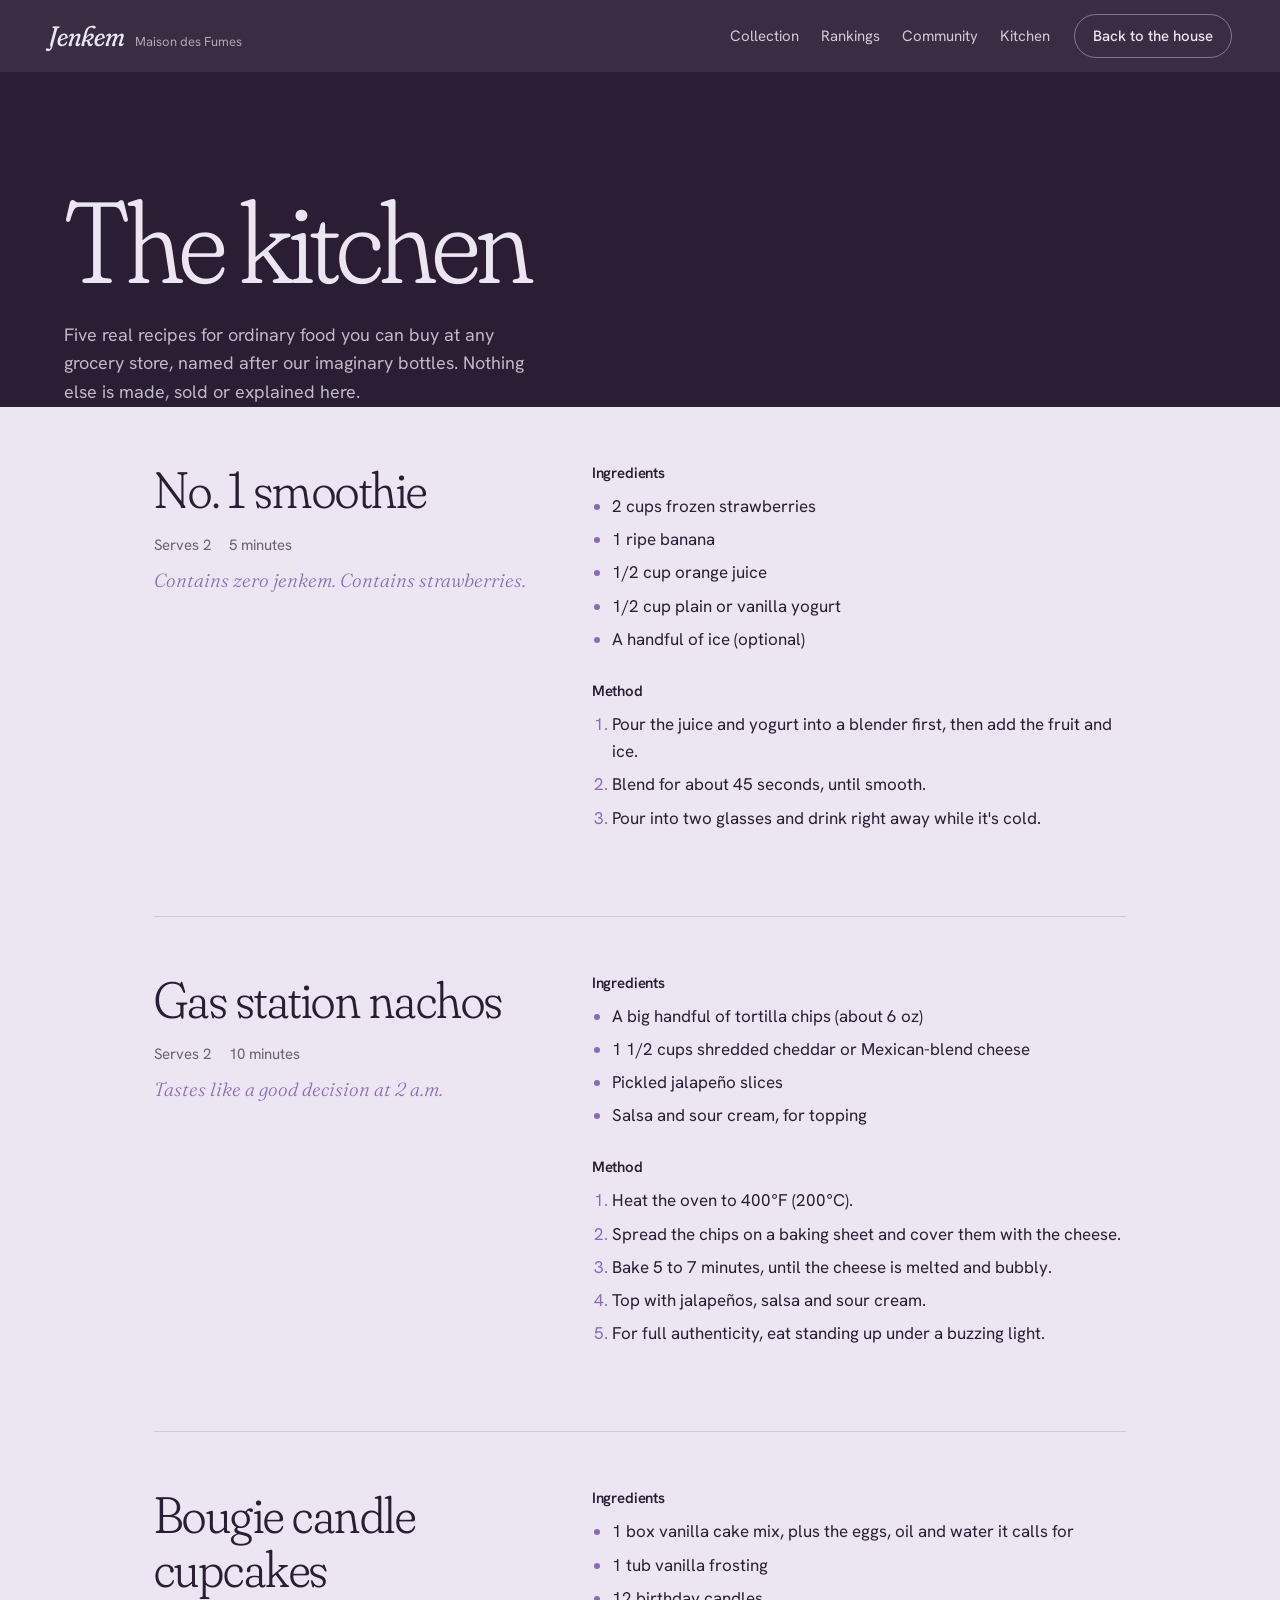
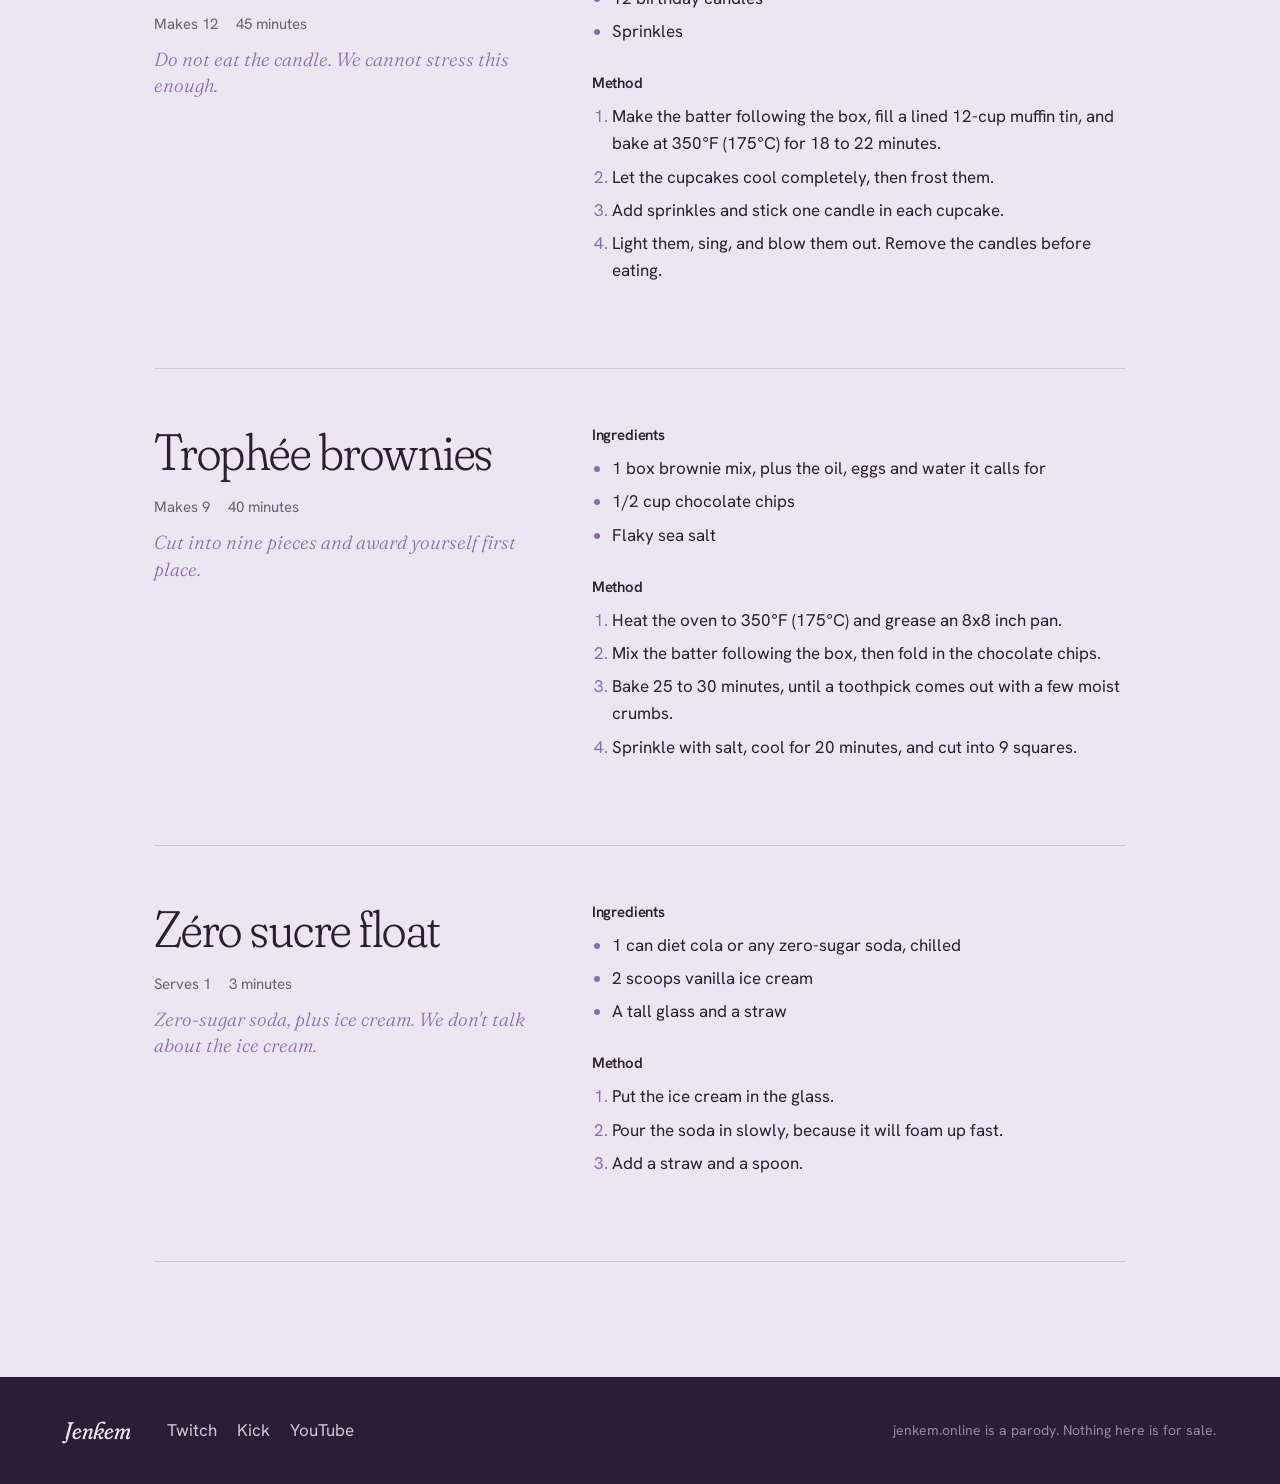
<file: public/recipes.html>
<!doctype html>
<html lang="en">
<head>
<meta charset="utf-8">
<meta name="viewport" content="width=device-width, initial-scale=1">
<title>The Kitchen — Jenkem</title>
<meta name="description" content="Real recipes from a fake luxury house. Everything on this page is normal food.">
<meta name="theme-color" content="#2b1d33">
<link rel="icon" href="data:image/svg+xml,<svg xmlns='http://www.w3.org/2000/svg' viewBox='0 0 32 32'><rect x='10' y='2' width='12' height='6' rx='1' fill='%23c8a24a'/><rect x='5' y='8' width='22' height='22' rx='7' fill='%238c6bb1'/></svg>">
<link rel="preconnect" href="https://fonts.googleapis.com">
<link rel="preconnect" href="https://fonts.gstatic.com" crossorigin>
<link href="https://fonts.googleapis.com/css2?family=Fraunces:ital,opsz,wght,SOFT@0,9..144,300..800,0..100;1,9..144,300..800,0..100&family=Hanken+Grotesk:wght@400;500;600&display=swap" rel="stylesheet">
<link rel="stylesheet" href="style.css">
<style>
  main > .kitchen-hero { max-width: none; margin: 0; background: var(--plum); color: var(--mist); padding: clamp(48px, 8vw, 110px) clamp(16px, 5vw, 72px) clamp(40px, 6vw, 80px); }
  .kitchen-hero h1 { font-size: clamp(52px, 9vw, 132px); font-weight: 300; font-variation-settings: "SOFT" 100, "opsz" 144; letter-spacing: -.035em; line-height: .95; }
  .kitchen-hero p { max-width: 46ch; color: rgba(235,230,241,.78); margin: 24px 0 0; font-size: 18px; }
  .recipes { max-width: 1100px; margin: 0 auto; padding: 0 clamp(16px, 5vw, 72px); }
  .recipe { display: grid; grid-template-columns: minmax(0, 1fr) minmax(0, 1.4fr); gap: 16px 56px; padding: 56px 0; border-bottom: 1px solid var(--line); }
  .recipe h2 { font-size: clamp(34px, 4vw, 52px); font-weight: 300; font-variation-settings: "SOFT" 100, "opsz" 144; }
  .recipe .facts { display: flex; gap: 18px; margin: 16px 0 10px; color: var(--muted); font-size: 15px; }
  .recipe .aside { font: italic 300 19px/1.4 var(--serif); margin: 0; color: var(--violet); }
  .recipe h3 { font: 600 15px var(--sans); margin: 0 0 10px; }
  .recipe ul, .recipe ol { margin: 0 0 28px; padding-left: 1.2em; }
  .recipe li { margin-bottom: 6px; }
  .recipe li::marker { color: var(--violet); }
  .serves { font-feature-settings: "tnum"; }
  @media (max-width: 760px) { .recipe { grid-template-columns: 1fr; padding: 40px 0; } }
</style>
</head>
<body>

<a class="skip" href="#main">Skip to content</a>
<header class="site-head">
  <a class="wordmark" href="index.html">Jenkem<span class="wm-sub">Maison des Fumes</span></a>
  <nav class="site-nav" aria-label="Main">
    <a href="index.html#collection">Collection</a>
    <a href="index.html#rankings">Rankings</a>
    <a href="index.html#community">Community</a>
    <a href="recipes.html" aria-current="page">Kitchen</a>
  </nav>
  <div class="head-actions"><a class="pill ghost" href="index.html">Back to the house</a></div>
</header>

<main id="main">
  <section class="kitchen-hero">
    <h1>The kitchen</h1>
    <p>Five real recipes for ordinary food you can buy at any grocery store, named after our imaginary bottles. Nothing else is made, sold or explained here.</p>
  </section>

  <div class="recipes">
    <article class="recipe">
      <div>
        <h2>No. 1 smoothie</h2>
        <p class="facts"><span>Serves 2</span><span>5 minutes</span></p>
        <p class="aside">Contains zero jenkem. Contains strawberries.</p>
      </div>
      <div>
        <h3>Ingredients</h3>
        <ul>
          <li>2 cups frozen strawberries</li>
          <li>1 ripe banana</li>
          <li>1/2 cup orange juice</li>
          <li>1/2 cup plain or vanilla yogurt</li>
          <li>A handful of ice (optional)</li>
        </ul>
        <h3>Method</h3>
        <ol>
          <li>Pour the juice and yogurt into a blender first, then add the fruit and ice.</li>
          <li>Blend for about 45 seconds, until smooth.</li>
          <li>Pour into two glasses and drink right away while it's cold.</li>
        </ol>
      </div>
    </article>

    <article class="recipe">
      <div>
        <h2>Gas station nachos</h2>
        <p class="facts"><span>Serves 2</span><span>10 minutes</span></p>
        <p class="aside">Tastes like a good decision at 2 a.m.</p>
      </div>
      <div>
        <h3>Ingredients</h3>
        <ul>
          <li>A big handful of tortilla chips (about 6 oz)</li>
          <li>1 1/2 cups shredded cheddar or Mexican-blend cheese</li>
          <li>Pickled jalapeño slices</li>
          <li>Salsa and sour cream, for topping</li>
        </ul>
        <h3>Method</h3>
        <ol>
          <li>Heat the oven to 400&deg;F (200&deg;C).</li>
          <li>Spread the chips on a baking sheet and cover them with the cheese.</li>
          <li>Bake 5 to 7 minutes, until the cheese is melted and bubbly.</li>
          <li>Top with jalapeños, salsa and sour cream.</li>
          <li>For full authenticity, eat standing up under a buzzing light.</li>
        </ol>
      </div>
    </article>

    <article class="recipe">
      <div>
        <h2>Bougie candle cupcakes</h2>
        <p class="facts"><span>Makes 12</span><span>45 minutes</span></p>
        <p class="aside">Do not eat the candle. We cannot stress this enough.</p>
      </div>
      <div>
        <h3>Ingredients</h3>
        <ul>
          <li>1 box vanilla cake mix, plus the eggs, oil and water it calls for</li>
          <li>1 tub vanilla frosting</li>
          <li>12 birthday candles</li>
          <li>Sprinkles</li>
        </ul>
        <h3>Method</h3>
        <ol>
          <li>Make the batter following the box, fill a lined 12-cup muffin tin, and bake at 350&deg;F (175&deg;C) for 18 to 22 minutes.</li>
          <li>Let the cupcakes cool completely, then frost them.</li>
          <li>Add sprinkles and stick one candle in each cupcake.</li>
          <li>Light them, sing, and blow them out. Remove the candles before eating.</li>
        </ol>
      </div>
    </article>

    <article class="recipe">
      <div>
        <h2>Trophée brownies</h2>
        <p class="facts"><span>Makes 9</span><span>40 minutes</span></p>
        <p class="aside">Cut into nine pieces and award yourself first place.</p>
      </div>
      <div>
        <h3>Ingredients</h3>
        <ul>
          <li>1 box brownie mix, plus the oil, eggs and water it calls for</li>
          <li>1/2 cup chocolate chips</li>
          <li>Flaky sea salt</li>
        </ul>
        <h3>Method</h3>
        <ol>
          <li>Heat the oven to 350&deg;F (175&deg;C) and grease an 8x8 inch pan.</li>
          <li>Mix the batter following the box, then fold in the chocolate chips.</li>
          <li>Bake 25 to 30 minutes, until a toothpick comes out with a few moist crumbs.</li>
          <li>Sprinkle with salt, cool for 20 minutes, and cut into 9 squares.</li>
        </ol>
      </div>
    </article>

    <article class="recipe">
      <div>
        <h2>Zéro sucre float</h2>
        <p class="facts"><span>Serves 1</span><span>3 minutes</span></p>
        <p class="aside">Zero-sugar soda, plus ice cream. We don't talk about the ice cream.</p>
      </div>
      <div>
        <h3>Ingredients</h3>
        <ul>
          <li>1 can diet cola or any zero-sugar soda, chilled</li>
          <li>2 scoops vanilla ice cream</li>
          <li>A tall glass and a straw</li>
        </ul>
        <h3>Method</h3>
        <ol>
          <li>Put the ice cream in the glass.</li>
          <li>Pour the soda in slowly, because it will foam up fast.</li>
          <li>Add a straw and a spoon.</li>
        </ol>
      </div>
    </article>
  </div>
</main>

<footer class="site-foot">
  <span class="wordmark small">Jenkem</span>
  <nav aria-label="Elsewhere">
    <a href="https://twitch.tv/unlicensedpharmacist" target="_blank" rel="noopener">Twitch</a>
    <a href="https://kick.com/unlicensedpharmacist" target="_blank" rel="noopener">Kick</a>
    <a href="https://youtube.com/roostercs" target="_blank" rel="noopener">YouTube</a>
  </nav>
  <p class="muted">jenkem.online is a parody. Nothing here is for sale.</p>
</footer>
</body>
</html>
</file>
<file: public/style.css>
/* jenkem.online — Maison des Fumes
   plum ink / lilac mist / fume violet / brass / bile */
:root {
  --plum: #2b1d33;
  --plum-2: #3c2a47;
  --mist: #ebe6f1;
  --paper: #f7f4fa;
  --violet: #8c6bb1;
  --brass: #c8a24a;
  --bile: #a8b545;
  --line: rgba(43, 29, 51, .14);
  --muted: #6c5f75;
  --err: #a3324a;
  --serif: "Fraunces", Georgia, serif;
  --sans: "Hanken Grotesk", system-ui, sans-serif;
  --r-lg: 28px;
  --r-sm: 10px;
}
*, *::before, *::after { box-sizing: border-box; }
html { scroll-behavior: smooth; -webkit-text-size-adjust: 100%; }
body { margin: 0; background: var(--mist); color: var(--plum); font: 400 17px/1.6 var(--sans); }
img { max-width: 100%; display: block; }
a { color: inherit; text-decoration-thickness: 1px; text-underline-offset: 3px; }
button, input, select, textarea { font: inherit; color: inherit; }
:focus-visible { outline: 2px solid var(--violet); outline-offset: 3px; border-radius: 6px; }
[hidden] { display: none !important; }
.visually-hidden { position: absolute; width: 1px; height: 1px; overflow: hidden; clip: rect(0 0 0 0); white-space: nowrap; }
.skip { position: absolute; left: 12px; top: -60px; background: var(--paper); padding: 8px 14px; border-radius: 99px; z-index: 100; }
.skip:focus { top: 12px; }
.muted { color: var(--muted); font-size: 14px; }
.err { color: var(--err); font-size: 14px; margin: 0; min-height: 0; }
h1, h2, h3 { font-family: var(--serif); font-weight: 400; font-variation-settings: "SOFT" 100; letter-spacing: -.01em; line-height: 1.05; margin: 0; }

/* ---------- buttons ---------- */
.pill {
  display: inline-flex; align-items: center; gap: 8px; border: 1px solid var(--plum); background: var(--plum); color: var(--paper);
  padding: 9px 18px; border-radius: 99px; font-weight: 500; font-size: 15px; cursor: pointer; text-decoration: none;
  transition: background .15s, color .15s;
}
.pill:hover { background: var(--plum-2); }
.pill.ghost { background: transparent; color: var(--plum); }
.pill.ghost:hover { background: rgba(43, 29, 51, .07); }
.pill.big { padding: 14px 26px; font-size: 16px; }
.pill.small { padding: 5px 12px; font-size: 13px; }
.pill.wide { width: 100%; justify-content: center; }
.pill:disabled { opacity: .5; cursor: wait; }
.pill .count { background: var(--brass); color: var(--plum); border-radius: 99px; min-width: 22px; padding: 0 6px; font-size: 13px; text-align: center; }
.link-quiet { background: none; border: 0; padding: 0; cursor: pointer; text-decoration: underline; text-underline-offset: 4px; font-size: 15px; }
.icon-btn { background: none; border: 0; font-size: 30px; line-height: 1; cursor: pointer; padding: 0 4px; }

/* ---------- live strip ---------- */
.live-strip { display: flex; gap: 12px; align-items: center; justify-content: center; flex-wrap: wrap; background: var(--brass); color: var(--plum); padding: 8px 16px; font-size: 14px; font-weight: 500; }
.live-strip a { font-weight: 600; }
.live-dot { width: 9px; height: 9px; border-radius: 50%; background: #c0283f; box-shadow: 0 0 0 0 rgba(192, 40, 63, .6); animation: live 1.6s infinite; }
@keyframes live { 70% { box-shadow: 0 0 0 9px rgba(192, 40, 63, 0); } 100% { box-shadow: 0 0 0 0 rgba(192, 40, 63, 0); } }

/* ---------- header ---------- */
.site-head {
  position: sticky; top: 0; z-index: 20; display: flex; align-items: center; gap: 24px;
  padding: 14px clamp(16px, 4vw, 48px); background: rgba(43, 29, 51, .92); color: var(--mist);
  backdrop-filter: blur(12px); -webkit-backdrop-filter: blur(12px);
}
.wordmark { font: italic 400 28px/1 var(--serif); font-variation-settings: "SOFT" 100, "opsz" 144; text-decoration: none; display: flex; align-items: baseline; gap: 10px; }
.wm-sub { font: 400 13px var(--sans); font-style: normal; opacity: .65; }
.site-nav { display: flex; gap: 22px; margin-left: auto; }
.site-nav a { text-decoration: none; font-size: 15px; opacity: .85; }
.site-nav a:hover { opacity: 1; text-decoration: underline; }
.head-actions { display: flex; gap: 8px; }
.site-head .pill { background: var(--mist); color: var(--plum); border-color: var(--mist); }
.site-head .pill.ghost { background: transparent; color: var(--mist); border-color: rgba(235, 230, 241, .4); }
.site-head .pill.ghost:hover { border-color: var(--mist); }

/* ---------- hero ---------- */
.hero {
  position: relative; overflow: hidden; display: grid; grid-template-columns: 1.25fr 1fr; align-items: center; gap: 24px;
  min-height: min(88vh, 860px); padding: clamp(40px, 7vw, 96px) clamp(16px, 5vw, 72px) clamp(48px, 6vw, 80px);
  background: radial-gradient(90% 70% at 78% 60%, #4a335a 0%, var(--plum) 60%); color: var(--mist);
}
.hero-title { font-size: clamp(48px, 8.4vw, 128px); font-weight: 300; font-variation-settings: "SOFT" 100, "opsz" 144; line-height: .95; letter-spacing: -.035em; }
.ht-line { display: block; }
.ht-it { font-style: italic; color: var(--brass); padding-left: .6em; }
.hero-lede { max-width: 34ch; font-size: clamp(17px, 1.5vw, 20px); color: rgba(235, 230, 241, .78); margin: 32px 0 34px; }
.hero-cta { display: flex; align-items: center; gap: 24px; flex-wrap: wrap; }
.hero .pill { background: var(--brass); border-color: var(--brass); color: var(--plum); }
.hero .pill:hover { background: #d8b45d; }
.hero-stage { position: relative; height: 100%; min-height: 440px; display: flex; flex-direction: column; align-items: center; justify-content: flex-end; }
.stage-note { margin: 20px 0 0; font: italic 400 16px var(--serif); color: rgba(235, 230, 241, .6); }

/* fumes: the one bit of ambient motion on the page */
.fumes { position: absolute; left: 50%; bottom: 300px; width: 0; height: 0; }
.fumes i {
  position: absolute; left: -60px; top: 0; width: 120px; height: 120px; border-radius: 50%;
  background: radial-gradient(circle, rgba(168, 181, 69, .55), rgba(140, 107, 177, 0) 70%);
  filter: blur(14px); opacity: 0; animation: fume 9s ease-out infinite;
}
.fumes i:nth-child(2) { animation-delay: 1.8s; background: radial-gradient(circle, rgba(140, 107, 177, .6), rgba(140, 107, 177, 0) 70%); }
.fumes i:nth-child(3) { animation-delay: 3.6s; }
.fumes i:nth-child(4) { animation-delay: 5.4s; background: radial-gradient(circle, rgba(200, 162, 74, .45), rgba(200, 162, 74, 0) 70%); }
.fumes i:nth-child(5) { animation-delay: 7.2s; background: radial-gradient(circle, rgba(140, 107, 177, .6), rgba(140, 107, 177, 0) 70%); }
@keyframes fume {
  0% { transform: translate(0, 40px) scale(.3); opacity: 0; }
  15% { opacity: .9; }
  60% { transform: translate(-50px, -220px) scale(1.6); opacity: .5; }
  100% { transform: translate(40px, -420px) scale(2.6); opacity: 0; }
}

/* ---------- bottles (pure css) ---------- */
.bottle { --w: 120px; --h: 150px; position: relative; display: flex; flex-direction: column; align-items: center; width: var(--w); }
.bottle .cap { width: calc(var(--w) * .34); height: calc(var(--h) * .2); border-radius: 6px 6px 3px 3px; background: linear-gradient(90deg, #8f7230, var(--brass) 40%, #f0d892 55%, #a8862f); }
.bottle .neck { width: calc(var(--w) * .22); height: calc(var(--h) * .07); background: var(--glass); opacity: .8; }
.bottle .body {
  position: relative; overflow: hidden; width: var(--w); height: var(--h); border-radius: 22px;
  background: linear-gradient(100deg, rgba(255, 255, 255, .55), rgba(255, 255, 255, .1) 40%, rgba(255, 255, 255, .35) 90%), var(--glass);
  box-shadow: inset 0 -6px 18px rgba(43, 29, 51, .18), 0 24px 40px -18px rgba(43, 29, 51, .5);
}
.bottle .fill { position: absolute; inset: 34% 7px 7px; border-radius: 0 0 16px 16px; background: linear-gradient(180deg, color-mix(in srgb, var(--liquid) 75%, white), var(--liquid)); opacity: .9; }
.bottle .body::after { content: ""; position: absolute; top: 10px; left: 14%; width: 9%; height: 70%; border-radius: 99px; background: rgba(255, 255, 255, .55); }
.bottle .label { position: absolute; z-index: 1; left: 18%; right: 18%; top: 40%; padding: 10px 6px; background: rgba(247, 244, 250, .92); color: var(--plum); text-align: center; border-radius: 3px; }
.bottle .label b { display: block; font: italic 400 26px/1 var(--serif); }
.bottle .label em { font: 400 11px var(--sans); font-style: normal; }
.hero-bottle { --w: 210px; --h: 270px; z-index: 1; }
.hero-bottle .body { border-radius: 40px; }

.shape-flask .body { border-radius: 8px 8px 40px 40px; }
.shape-round .body { border-radius: 50%; height: var(--w); }
.shape-candle .cap, .shape-candle .neck { display: none; }
.shape-candle .body { border-radius: 10px; height: calc(var(--h) * .8); }
.shape-candle .fill { inset: 8% 6px 6px; border-radius: 6px; }
.shape-candle::before { content: ""; width: 4px; height: 22px; background: var(--plum); border-radius: 2px; margin-bottom: -6px; z-index: 1; }
.shape-box .cap, .shape-box .neck { display: none; }
.shape-box .body { border-radius: 4px; height: calc(var(--h) * .75); width: calc(var(--w) * 1.15); }
.shape-box .fill { inset: 0; border-radius: 0; opacity: 1; }
.shape-box .body::before { content: ""; position: absolute; z-index: 1; left: 50%; top: 0; bottom: 0; width: 14px; margin-left: -7px; background: var(--brass); }
.shape-disc .cap, .shape-disc .neck { display: none; }
.shape-disc .body { width: var(--w); height: var(--w); border-radius: 50%; background: conic-gradient(from 30deg, #e9e6f2, #c4e1f2, #f2d5ec, #e8f2c4, #e9e6f2); }
.shape-disc .fill { inset: 40%; border-radius: 50%; background: var(--mist); opacity: 1; }
.bottle.mini { --w: 30px; --h: 36px; }
.bottle.mini .body { border-radius: 8px; box-shadow: none; }
.bottle.mini.shape-round .body, .bottle.mini.shape-disc .body { border-radius: 50%; }
.bottle.mini .body::after, .bottle.mini .label { display: none; }
.bottle.mini .fill { inset: 34% 3px 3px; border-radius: 0 0 5px 5px; }
.bottle.mini.shape-box .body::before { width: 4px; margin-left: -2px; }

/* ---------- sections ---------- */
main > section:not(.hero) { padding: clamp(64px, 9vw, 120px) clamp(16px, 5vw, 72px) 0; max-width: 1280px; margin: 0 auto; }
.sec-head { display: grid; grid-template-columns: 1fr minmax(0, 36ch); gap: 12px 40px; align-items: end; margin-bottom: 40px; }
.sec-head h2 { font-size: clamp(40px, 5.6vw, 76px); font-weight: 300; font-variation-settings: "SOFT" 100, "opsz" 144; }
.sec-head p { margin: 0; color: var(--muted); }

/* collection: asymmetric grid, the first bottle gets a big stage */
.products { display: grid; grid-template-columns: repeat(4, 1fr); gap: 18px; }
.product { display: flex; flex-direction: column; background: var(--paper); border-radius: var(--r-lg); overflow: hidden; }
.product-stage { display: flex; align-items: flex-end; justify-content: center; height: 230px; padding-bottom: 28px; background: linear-gradient(180deg, #e2dbea, var(--paper)); }
.product-info { padding: 4px 22px 22px; display: flex; flex-direction: column; flex: 1; }
.product h3 { font-size: 24px; margin-bottom: 6px; }
.product p { margin: 0 0 18px; color: var(--muted); font-size: 15px; flex: 1; }
.product-buy { display: flex; align-items: center; justify-content: space-between; gap: 10px; }
.price { font: 400 22px var(--serif); }
.product.feature { grid-column: span 2; grid-row: span 2; }
.product:last-child { grid-column: span 2; flex-direction: row; }
.product:last-child .product-stage { width: 45%; height: auto; min-height: 200px; align-items: center; padding: 0; }
.product:last-child .product-info { padding: 22px; justify-content: center; }
.product.feature .product-stage { flex: 1; min-height: 360px; background: radial-gradient(70% 60% at 50% 80%, #d6e09a 0%, #e2dbea 55%, var(--paper)); }
.product.feature .bottle { --w: 160px; --h: 200px; }
.product.feature h3 { font-size: clamp(30px, 3vw, 40px); font-style: italic; }
.product.feature .product-info { padding: 8px 30px 30px; flex: 0; }

/* rankings */
.ranking { list-style: none; margin: 0; padding: 0; border-top: 1px solid var(--line); counter-reset: none; }
.rank-row { display: grid; grid-template-columns: 64px 44px 1fr auto auto; align-items: center; gap: 16px; padding: 14px 4px; border-bottom: 1px solid var(--line); }
.rank-row:first-child .rank-pos { color: var(--brass); }
.rank-pos { font: 300 40px/1 var(--serif); font-variation-settings: "opsz" 144; font-feature-settings: "lnum", "tnum"; }
.rank-row .bottle.mini { justify-self: center; }
.rank-name { font: 400 21px var(--serif); }
.rank-score { font-feature-settings: "tnum"; color: var(--muted); font-size: 15px; }
.vote { border: 1px solid var(--line); background: transparent; border-radius: 99px; padding: 6px 14px; cursor: pointer; font-size: 14px; min-width: 88px; }
.vote:hover { border-color: var(--plum); }
.vote.on { background: var(--bile); border-color: var(--bile); color: var(--plum); }
.rank-row.bumped { animation: bump .7s ease-out; }
@keyframes bump { from { background: rgba(168, 181, 69, .35); } to { background: transparent; } }

/* reviews: a quiet run of pull-quotes */
.review-list { display: grid; grid-template-columns: repeat(4, 1fr); gap: 32px; border-top: 1px solid var(--line); padding-top: 40px; }
.review { margin: 0; }
.review blockquote { margin: 0 0 14px; font: italic 300 22px/1.3 var(--serif); font-variation-settings: "SOFT" 100; }
.review figcaption { font-size: 14px; color: var(--muted); }

/* ---------- community ---------- */
.tabs { display: flex; gap: 4px; padding: 4px; background: rgba(43, 29, 51, .07); border-radius: 99px; width: max-content; margin-bottom: 26px; }
.tabs button, .seg button { border: 0; background: transparent; padding: 8px 20px; border-radius: 99px; cursor: pointer; font-weight: 500; font-size: 15px; }
.tabs button[aria-selected="true"], .seg button[aria-selected="true"] { background: var(--plum); color: var(--paper); }
.panel { background: var(--paper); border-radius: var(--r-lg); padding: clamp(18px, 3vw, 34px); }
.forum-bar { display: flex; justify-content: space-between; align-items: center; gap: 14px; flex-wrap: wrap; margin-bottom: 18px; }
.chips { display: flex; gap: 6px; flex-wrap: wrap; }
.chip { border: 1px solid var(--line); background: transparent; padding: 5px 13px; border-radius: 99px; cursor: pointer; font-size: 14px; }
.chip.on { background: var(--violet); border-color: var(--violet); color: #fff; }

.form-card { display: flex; flex-direction: column; gap: 14px; background: var(--mist); border-radius: 18px; padding: 20px; margin: 0 0 20px; }
.form-card .row { display: flex; gap: 14px; flex-wrap: wrap; }
.form-card .row > label { flex: 1 1 200px; }
.form-foot { display: flex; justify-content: space-between; align-items: center; gap: 14px; }
label { display: flex; flex-direction: column; gap: 6px; font-size: 14px; font-weight: 500; }
input[type=text], input[type=password], select, textarea {
  width: 100%; border: 1px solid var(--line); background: #fff; border-radius: var(--r-sm); padding: 11px 13px; font-size: 16px; font-weight: 400;
}
textarea { resize: vertical; }
input:focus, select:focus, textarea:focus { outline: 2px solid var(--violet); outline-offset: 0; border-color: transparent; }

.threads { list-style: none; margin: 0; padding: 0; }
.thread { display: flex; flex-direction: column; gap: 6px; padding: 16px 4px; border-bottom: 1px solid var(--line); }
.thread:last-child { border-bottom: 0; }
.thread-link { font: 400 21px/1.25 var(--serif); text-decoration: none; }
.thread-link:hover { text-decoration: underline; }
.thread.hlt { background: linear-gradient(90deg, rgba(200, 162, 74, .2), transparent 70%); padding-left: 14px; border-radius: 10px; }
.pin { display: inline-block; font: 600 12px var(--sans); background: var(--plum); color: var(--paper); border-radius: 99px; padding: 2px 9px; margin-right: 8px; vertical-align: 4px; }
.thread-meta { display: flex; flex-wrap: wrap; gap: 6px 16px; align-items: center; font-size: 14px; color: var(--muted); }
.cat { color: var(--violet); font-weight: 600; font-size: 14px; margin: 0; }
.by { display: inline-flex; align-items: center; gap: 7px; color: var(--plum); }
.guest { font-size: 12px; color: var(--muted); border: 1px solid var(--line); border-radius: 99px; padding: 0 7px; }
.empty { color: var(--muted); padding: 24px 0; list-style: none; }
.back { margin-bottom: 18px; }
.thread-title { font-size: clamp(30px, 3.6vw, 44px); margin: 6px 0 18px; }
.thread-tools { display: flex; gap: 8px; margin-bottom: 16px; }
.replies-list { margin: 8px 0 22px; padding-left: clamp(0px, 3vw, 28px); border-left: 1px solid var(--line); }

.post { padding: 16px 0; }
.post header { display: flex; align-items: center; gap: 12px; flex-wrap: wrap; font-size: 14px; }
.post time { color: var(--muted); }
.post p { margin: 8px 0 0; max-width: 70ch; overflow-wrap: anywhere; }
.post.hl { padding: 16px 18px; border-radius: 14px; background: color-mix(in srgb, var(--tb) 14%, var(--paper)); border: 1px solid color-mix(in srgb, var(--tb) 55%, transparent); margin: 6px 0; }
.del { margin-left: auto; background: none; border: 0; color: var(--err); cursor: pointer; font-size: 13px; text-decoration: underline; }

.wall-form { display: grid; grid-template-columns: 180px 1fr auto; gap: 10px; }
.wall { list-style: none; margin: 14px 0 0; padding: 0; columns: 2 320px; column-gap: 32px; }
.wall li { break-inside: avoid; border-bottom: 1px solid var(--line); }

/* ---------- channel ---------- */
.videos { display: grid; grid-template-columns: repeat(3, 1fr); gap: 22px 18px; }
.video { text-decoration: none; display: flex; flex-direction: column; gap: 10px; }
.video img { border-radius: 16px; aspect-ratio: 16 / 9; object-fit: cover; width: 100%; background: var(--paper); }
.video span { font-size: 15px; line-height: 1.35; }
.video:hover span { text-decoration: underline; }

/* ---------- about + footer ---------- */
.about h2 { font-size: clamp(32px, 4vw, 52px); font-weight: 300; margin-bottom: 26px; max-width: 18ch; }
.about-cols { display: grid; grid-template-columns: 1fr 1fr; gap: 32px; }
.about-cols p { margin: 0; max-width: 60ch; color: var(--muted); }
.site-foot { margin-top: clamp(72px, 9vw, 120px); background: var(--plum); color: var(--mist); padding: 40px clamp(16px, 5vw, 72px); display: flex; flex-wrap: wrap; gap: 18px 36px; align-items: center; }
.site-foot nav { display: flex; gap: 20px; flex-wrap: wrap; }
.site-foot nav a { text-decoration: none; opacity: .85; }
.site-foot nav a:hover { opacity: 1; text-decoration: underline; }
.site-foot .muted { color: rgba(235, 230, 241, .55); margin: 0 0 0 auto; }
.wordmark.small { font-size: 24px; }

/* ---------- drawers ---------- */
.scrim { position: fixed; inset: 0; z-index: 40; background: rgba(43, 29, 51, .45); opacity: 0; transition: opacity .25s; }
.scrim.on { opacity: 1; }
.drawer {
  position: fixed; z-index: 41; top: 0; right: 0; height: 100%; width: min(420px, 100%); background: var(--paper);
  padding: 22px 24px 28px; display: flex; flex-direction: column; gap: 14px; overflow-y: auto;
  transform: translateX(102%); transition: transform .3s cubic-bezier(.2, .8, .2, 1); visibility: hidden;
}
.drawer.open { transform: none; visibility: visible; }
.drawer-head { display: flex; justify-content: space-between; align-items: center; margin-bottom: 6px; }
.drawer-head h2 { font-size: 34px; font-style: italic; }
.bag-items { display: flex; flex-direction: column; gap: 4px; }
.bag-row { display: grid; grid-template-columns: 40px 1fr auto; gap: 12px; align-items: center; padding: 10px 0; border-bottom: 1px solid var(--line); }
.bag-row b { display: block; font-weight: 500; }
.qty { display: flex; align-items: center; gap: 10px; }
.qty button { width: 30px; height: 30px; border-radius: 50%; border: 1px solid var(--line); background: transparent; cursor: pointer; font-size: 17px; }
.promo { display: flex; gap: 8px; margin-top: 8px; }
.bag-total { display: flex; justify-content: space-between; align-items: baseline; border-top: 1px solid var(--plum); padding-top: 14px; margin-top: auto; }
.bag-total b { font: 400 30px var(--serif); }
.seg { display: flex; gap: 4px; padding: 4px; background: rgba(43, 29, 51, .07); border-radius: 99px; margin-bottom: 18px; }
.seg button { flex: 1; }
.stack { display: flex; flex-direction: column; gap: 14px; }
.stack .muted { margin: 0; }
.hello { font: 400 22px var(--serif); margin: 0; }

.toast {
  position: fixed; left: 50%; bottom: 24px; z-index: 60; transform: translate(-50%, 20px); opacity: 0; pointer-events: none;
  background: var(--plum); color: var(--paper); padding: 11px 20px; border-radius: 99px; font-size: 15px; transition: opacity .2s, transform .2s; max-width: calc(100% - 32px);
}
.toast.show { opacity: 1; transform: translate(-50%, 0); }

/* ---------- member tags (effects set by the owner) ---------- */
.utag {
  position: relative; display: inline-block; vertical-align: middle; white-space: nowrap;
  padding: 1px 9px; border-radius: 99px; background-color: var(--tb, #8c6bb1); color: var(--tf, #fff);
  font: 600 11.5px/1.6 var(--sans); letter-spacing: .02em;
}
.utag.fx-sparkle::before, .utag.fx-sparkle::after { content: "\2726"; position: absolute; line-height: 1; pointer-events: none; color: var(--brass); animation: tag-twinkle 1.6s ease-in-out infinite; }
.utag.fx-sparkle::before { top: -7px; left: -4px; font-size: 10px; }
.utag.fx-sparkle::after { bottom: -6px; right: -4px; font-size: 8px; animation-delay: .8s; }
@keyframes tag-twinkle { 0%, 100% { opacity: 0; transform: scale(.3) rotate(0); } 50% { opacity: 1; transform: scale(1.15) rotate(90deg); } }
.utag.fx-glow { animation: tag-glow 1.4s ease-in-out infinite alternate; }
@keyframes tag-glow { from { box-shadow: 0 0 1px var(--tb); } to { box-shadow: 0 0 8px var(--tb), 0 0 18px var(--tb); } }
.utag.fx-fire { animation: tag-fire .3s steps(2) infinite alternate; }
@keyframes tag-fire { from { box-shadow: 0 -1px 3px #ffe000, 0 -3px 6px #ff8a00, 0 -6px 10px #e01000; } to { box-shadow: 1px -2px 4px #fff2a0, -1px -5px 8px #ff6a00, 1px -9px 14px #b00000; } }
.utag.fx-glitch { animation: tag-glitch 2.6s infinite; }
@keyframes tag-glitch {
  0%, 84%, 96%, 100% { text-shadow: none; transform: none; }
  86% { text-shadow: -2px 0 #ff003c, 2px 0 #00f0ff; transform: translate(1px, -1px) skewX(-10deg); }
  90% { text-shadow: 2px 0 #ff003c, -2px 0 #00f0ff; transform: translate(-2px, 1px); }
  93% { text-shadow: -1px 1px #ff003c, 1px -1px #00f0ff; transform: skewX(12deg); }
}
.utag.fx-shine { overflow: hidden; }
.utag.fx-shine::after { content: ""; position: absolute; top: 0; bottom: 0; left: -60%; width: 40%; pointer-events: none; background: linear-gradient(100deg, transparent, rgba(255, 255, 255, .8), transparent); animation: tag-shine 2.6s ease-in-out infinite; }
@keyframes tag-shine { 0% { left: -60%; } 55%, 100% { left: 130%; } }
.utag.fx-rainbow { background-image: linear-gradient(90deg, #ff2a2a, #ff9a00, #ffe000, #33d17a, #2aa7ff, #9b5cff, #ff2a2a); background-size: 200% 100%; animation: tag-rainbow 2.5s linear infinite; }
@keyframes tag-rainbow { to { background-position: 200% 0; } }
.utag.fx-drip::before, .utag.fx-drip::after { content: ""; position: absolute; top: 100%; width: 3px; height: 4px; pointer-events: none; background: var(--tb); border-radius: 0 0 3px 3px; animation: tag-drip 2.2s ease-in infinite; }
.utag.fx-drip::before { left: 22%; }
.utag.fx-drip::after { left: 68%; animation-delay: 1.1s; }
@keyframes tag-drip { 0% { height: 0; opacity: 1; transform: none; } 55% { height: 6px; opacity: 1; transform: none; } 100% { height: 4px; opacity: 0; transform: translateY(12px); } }

/* ---------- responsive ---------- */
@media (max-width: 1000px) {
  .products { grid-template-columns: repeat(2, 1fr); }
  .review-list { grid-template-columns: 1fr 1fr; }
  .videos { grid-template-columns: 1fr 1fr; }
  .site-nav { display: none; }
  .head-actions { margin-left: auto; }
}
@media (max-width: 760px) {
  .hero { grid-template-columns: 1fr; min-height: 0; }
  .hero-stage { min-height: 400px; order: -1; margin-bottom: -10px; }
  .fumes { bottom: 230px; }
  .ht-it { padding-left: .3em; }
  .sec-head { grid-template-columns: 1fr; }
  .product.feature { grid-column: span 2; grid-row: auto; }
  .product.feature .product-stage { min-height: 280px; }
  .product:last-child .product-stage { min-height: 160px; }
  .product-stage { height: 180px; }
  .product .bottle { --w: 86px; --h: 108px; }
  .hero .hero-bottle { --w: 160px; --h: 200px; }
  .product-info { padding: 4px 16px 16px; }
  .product h3 { font-size: 19px; }
  .product-buy { flex-direction: column; align-items: flex-start; }
  .rank-row { grid-template-columns: 34px 32px 1fr auto; gap: 10px; }
  .rank-score { display: none; }
  .rank-pos { font-size: 28px; }
  .rank-name { font-size: 17px; }
  .vote { min-width: 0; padding: 6px 11px; }
  .review-list, .about-cols, .videos { grid-template-columns: 1fr; }
  .wall-form { grid-template-columns: 1fr auto; }
  .wall-form #wall-name { grid-column: 1 / -1; }
  .wm-sub { display: none; }
  .site-foot .muted { margin: 0; }
}
@media (prefers-reduced-motion: reduce) {
  *, *::before, *::after { animation: none !important; transition: none !important; scroll-behavior: auto !important; }
  .fumes i { opacity: .5; }
}
</file>
